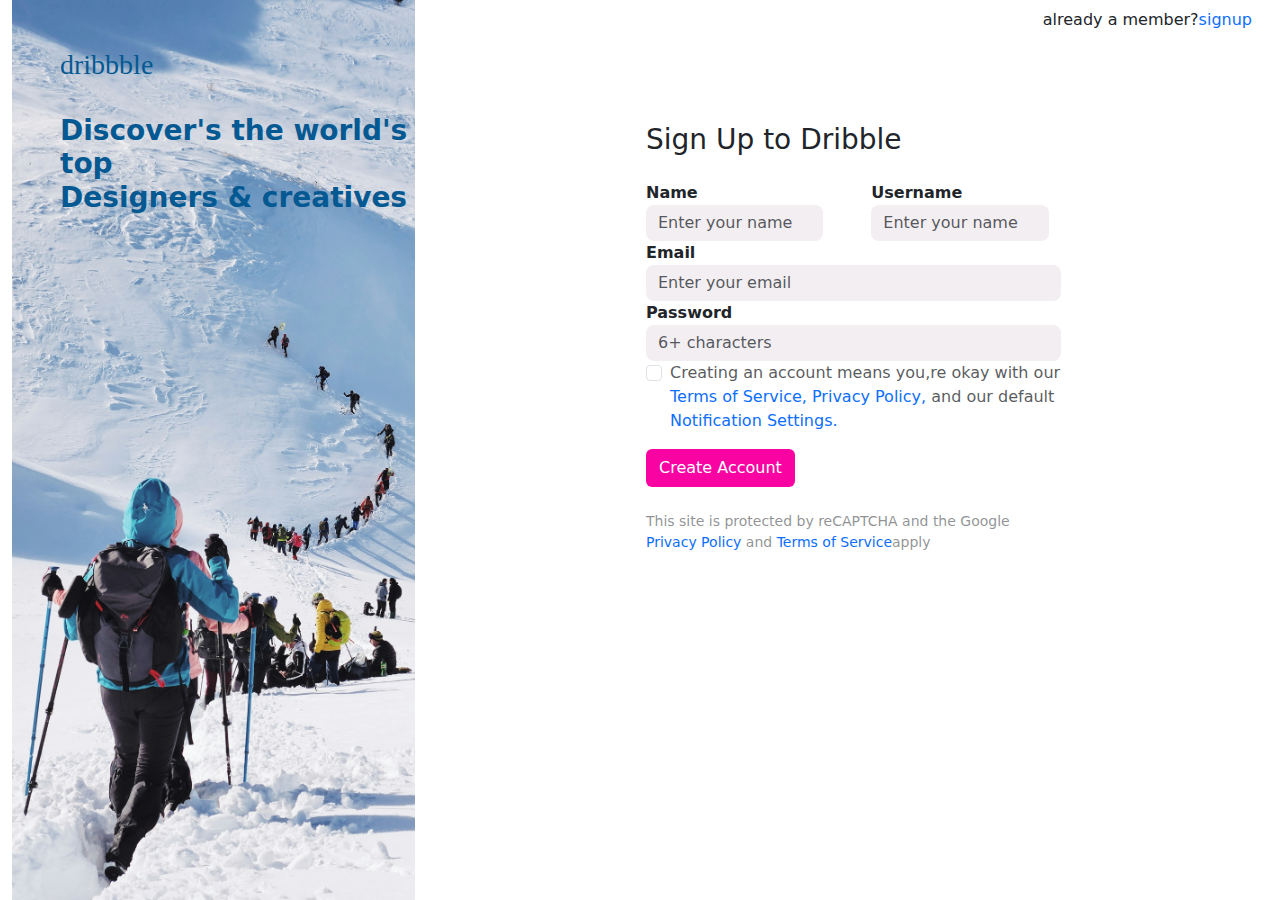
<file: index.html>
<!DOCTYPE html>
<html lang="en">

<head>
    <meta charset="UTF-8">
    <meta name="viewport" content="width=device-width, initial-scale=1.0">
    <title>Document</title>
    <link href="https://cdn.jsdelivr.net/npm/bootstrap@5.3.3/dist/css/bootstrap.min.css" rel="stylesheet"
        integrity="sha384-QWTKZyjpPEjISv5WaRU9OFeRpok6YctnYmDr5pNlyT2bRjXh0JMhjY6hW+ALEwIH" crossorigin="anonymous">

    <link rel="stylesheet" href="signUp.css">

</head>

<body>

    <div class="container-fluid  ">
        <div class="row ">
            <!--Image container-->
            <div class=" col-md-4  ">
                <!--Image / Text -->
                <div class="image ps-5 pt-5 ">
                    <h3 class="dribbble-text"> dribbble</h3>
                    <br>
                    <h3><b>Discover's the world's top <br> Designers & creatives</b></h3>
                </div>
            </div>
            <!--Image container   end-->

            <!-- container-->
            <div class=" col-md-8  ">
                <nav class="navbar pe-3">
                    already a member? <a href="#">signup</a>
                </nav>
                <!--form-->

                <form class="myForm w-50  " id="myForm" action="/2page.html" onsubmit="return validateForm()">
                    <h3>Sign Up to Dribble</h3>
                    <div id="alert-message" class="alert text-danger d-none" role="alert"></div>
                    <div class="container d-flex   mt-4 ps-0 ">

                        <div class="form-group  me-5">
                            <b>Name</b>
                            <input type="text" class="form-control " id="name" placeholder="Enter your name" required>

                        </div>

                        <div class="form-group ms-xxl-5 ">
                            <!-- <svg xmlns="http://www.w3.org/2000/svg" width="16" height="16" fill="red" id="svg" class=" bi exclamation-triangle-fill" viewBox="0 0 16 16">
                                <path class="error" d="M8.982 1.566a1.13 1.13 0 0 0-1.96 0L.165 13.233c-.457.778.091 1.767.98 1.767h13.713c.889 0 1.438-.99.98-1.767zM8 5c.535 0 .954.462.9.995l-.35 3.507a.552.552 0 0 1-1.1 0L7.1 5.995A.905.905 0 0 1 8 5m.002 6a1 1 0 1 1 0 2 1 1 0 0 1 0-2"/>
                              </svg>-->
                            <b>Username</b>
                            <input type="text" class="form-control  " id="username" placeholder="Enter your name"
                                required>
                        </div>
                    </div>

                    <div class="form-group">
                        <b>Email</b>
                        <input type="email" class="form-control " id="email" placeholder="Enter your email" required>
                    </div>

                    <div class="form-group">
                        <b>Password</b>
                        <input type="password" class="form-control" id="password" placeholder="6+ characters" required>
                    </div>

                    <div class="form-check mb-3" id="">
                        <div class="form-check-label text-body-secondary">
                            <input type="checkbox" class="form-check-input  " id="agree" name="" value="checkedValue"
                                required> Creating an account means you,re okay with our <a href="#">Terms of Service,
                                Privacy Policy,
                            </a> and our default <a href="#">Notification Settings.</a>
                        </div>
                    </div>

                    <!--<input type="submit">-->

                    <div class="button mb-4"><button type="submit" class="btn text-white"> Create Account</button></div>

                    <div class="text text-body-tertiary"><small>
                            <p>This site is protected by reCAPTCHA and the Google <a href="#">Privacy Policy </a>
                                and <a href="#"> Terms of Service</a>apply</p>
                        </small> </div>

                </form>
                <!--form end-->

            </div>
        </div>
    </div>






    <script src="https://cdn.jsdelivr.net/npm/bootstrap@5.3.3/dist/js/bootstrap.bundle.min.js "
        integrity="sha384-YvpcrYf0tY3lHB60NNkmXc5s9fDVZLESaAA55NDzOxhy9GkcIdslK1eN7N6jIeHz"
        crossorigin="anonymous">   </script>
    <script src="signUp.js"></script>

</body>

</html>
</file>
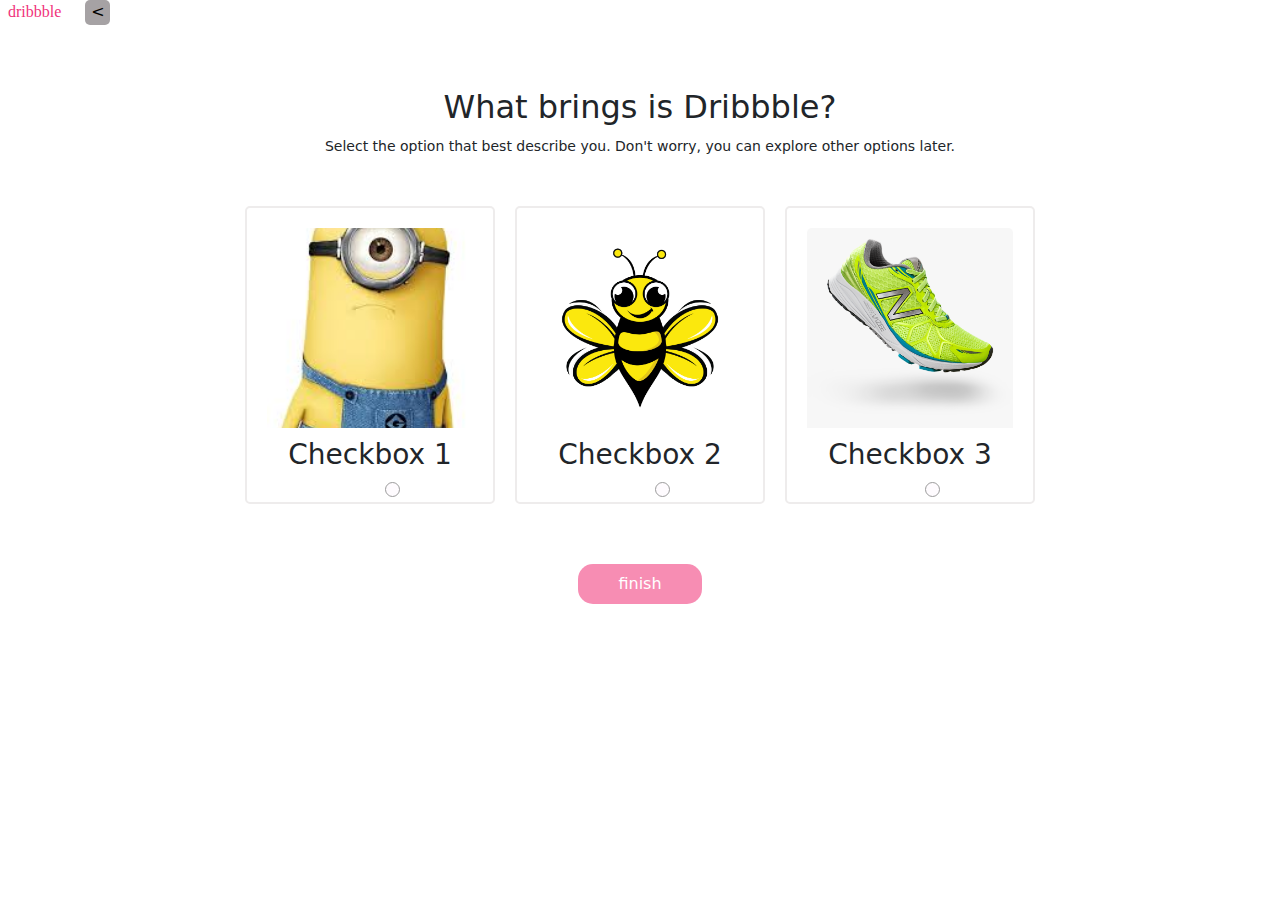
<file: 3Card.html>
<!DOCTYPE html>
<html lang="en">

<head>
  <link href="https://cdn.jsdelivr.net/npm/bootstrap@5.3.3/dist/css/bootstrap.min.css" rel="stylesheet"
    integrity="sha384-QWTKZyjpPEjISv5WaRU9OFeRpok6YctnYmDr5pNlyT2bRjXh0JMhjY6hW+ALEwIH" crossorigin="anonymous">

  <link rel="stylesheet" href="https://cdnjs.cloudflare.com/ajax/libs/font-awesome/5.15.3/css/all.min.css"
    integrity="sha512-iBBXm8fW90+nuLcSKlbmrPcLa0OT92xO1BIsZ+ywDWZCvqsWgccV3gFoRBv0z+8dLJgyAHIhR35VZc2oM/gI1w=="
    crossorigin="anonymous" referrerpolicy="no-referrer" />

  <link rel="stylesheet" href="3Card.css">
  <meta charset="UTF-8">
  <meta name="viewport" content="width=.image, initial-scale=1.0">
  <title>Document</title>
</head>

<body>

  <nav class="nav ms-2">
    <p class="dribbble-text">dribbble </p> <a href="#" class="back-button text-center ms-4">
      < </a>
  </nav>

  <div class="header text-center mt-5 mb-3">
    <H2>What brings is Dribbble?</H2>
    <small>Select the option that best describe you. Don't worry, you can explore other options later.</small>
  </div>

  <section class="checkbox-section mt-5">
    <div class="checkbox-item">
      <img src="image.png" alt="Image 1">
      <h3>Checkbox 1</h3>
      <div class="hidden-text">
        <p>This is the hidden text for Checkbox 1.</p>
      </div>
      <label class="checkbox-label">
        <input type="checkbox" class="checkbox">
        <span class="checkbox-custom"></span>
      </label>
    </div>

    <div class="checkbox-item">
      <img src="—Pngtree—bee logo design concept abstract_3628083.png" alt="Image 2">
      <h3>Checkbox 2</h3>
      <div class="hidden-text">
        <p>This is the hidden text for Checkbox 2.</p>
      </div>
      <label class="checkbox-label">
        <input type="checkbox" class="checkbox">
        <span class="checkbox-custom"></span>
      </label>
    </div>

    <div class="checkbox-item">
      <img src="kkk.png" alt="Image 3" id="im">
      <h3>Checkbox 3</h3>
      <div class="hidden-text">
        <p>This is the hidden text for Checkbox 3.</p>
      </div>
      <label class="checkbox-label">
        <input type="checkbox" class="checkbox">
        <span class="checkbox-custom"></span>
      </label>
    </div>
  </section>

  <div class="end-text-section">
    <div class="end-text-content">
      <p class="end-text">Anything else? You can select multiple</p>
      <button class="end-button">finish</button>
    </div>
  </div>

  <script src="https://cdn.jsdelivr.net/npm/bootstrap@5.3.3/dist/js/bootstrap.bundle.min.js "
    integrity="sha384-YvpcrYf0tY3lHB60NNkmXc5s9fDVZLESaAA55NDzOxhy9GkcIdslK1eN7N6jIeHz"
    crossorigin="anonymous">   </script>

  <script src="3Card.js"></script>

</body>

</html>
</file>
<file: signUp.css>
*{
    margin: 0;
    padding: 0;
}

.image{
    background-image: url(kristijan-arsov-v3lo-Z8l-44-unsplash.jpg);
    background-size: cover;
    height: 100vh;
}

.myForm{
    margin-left: 25%;
    margin-top: 10%;
}

.navbar a{
    text-decoration: none;
}

.navbar{
    justify-content: end;
}

.form-check a{
    text-decoration: none;
}

.btn{
    background-color: rgb(249, 3, 163);
}

.form-control{
    border-radius: 8px;
    background-color: rgb(242, 238, 242);
    border: 0px; 
}

.text a{
    text-decoration: none;
}

.dribbble-text {
  font-family: 'Parisienne', cursive;
 
}

.image{
    color: rgb(5, 89, 146);
}
</file>
<file: 3Card.css>
.checkbox-section {
  display: flex;
  flex-wrap: wrap;
  justify-content: center;
  gap: 20px;
}

.checkbox-item {
  width: 250px;
  border: 2px solid #eeecec;
  border-radius: 5px;
  padding: 20px;
  text-align: center;
  cursor: pointer;
  transition: border-color 0.3s ease;
}

.checkbox-item.active {
  border-color: pink;
  
}

.checkbox-item img {
  width: 100%;
  height: 200px;
  object-fit: cover;
  border-radius: 5px 5px 0 0;
  transition: transform 0.3s ease;
}

.checkbox-item h3 {
  margin-top: 10px;
}

.checkbox-item .hidden-text {
  display: none;
  margin-top: 10px;
  text-align: left;
}

.checkbox-label {
  display: block;
  position: relative;
  padding-left: 30px;
  margin-top: 10px;
  cursor: pointer;
  font-size: 16px;
  
}

.checkbox-label input {
  position: absolute;
  opacity: 0;
  cursor: pointer;
  height: 0;
  width: 0;
}

.checkbox-custom {
  
  position: absolute;
  top: 0;
  left: 1;
  height: 15px;
  width: 15px;
  
  background-color: #fefbfe;
  border:1px solid #9b9b9b;
  border-radius: 13px;
}

.checkbox-label input:checked ~ .checkbox-custom {
  background-color: #de2283;
}

.checkbox-custom:after {
  content: "";
  position: absolute;
  display: none;
}

.checkbox-item.active img {
  transform: translateY(-30%);
}

.checkbox-item.active .hidden-text {
  display: block;
}

.end-text-section {
  margin-top: 40px;
  text-align: center;
}

.end-text-content {
  display: inline-block;
  padding: 20px;
  border-radius: 5px;
}

.end-text {
  margin-bottom: 10px;
  display: none;
}

.end-button {
  padding: 8px 40px;
  background-color: #f01d6a;
  color: #fff;
  border: none;
  border-radius: 15px;
  cursor: pointer;
  opacity: 0.5;
  transition: opacity 0.3s ease;
}

.back-button{
  text-decoration: none;
  background-color: #a6a2a4;
  color: black;
  width: 25px;
height: 25px;
border-radius: 5px;

}
.back {
  text-decoration: none;
}
.dribbble-text {
  font-family: 'Parisienne', cursive;
  color: rgb(240, 51, 123);
}
</file>
